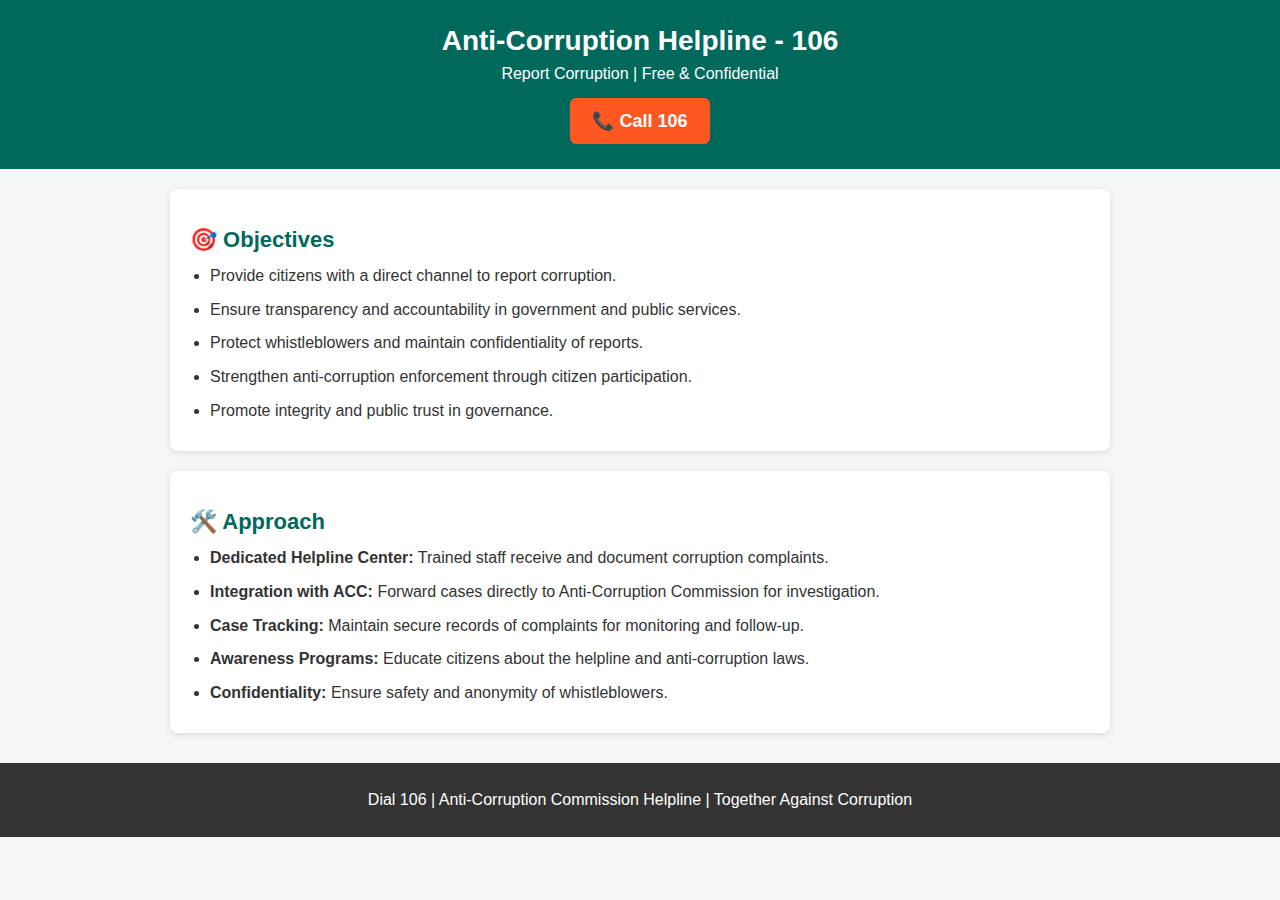
<file: corruption.html>
<!DOCTYPE html>
<html lang="en">

<head>
  <meta charset="UTF-8">
  <meta name="viewport" content="width=device-width, initial-scale=1.0">
  <title>Anti-Corruption Helpline</title>
  <style>
    body {
      font-family: Arial, sans-serif;
      margin: 0;
      padding: 0;
      background-color: #f4f6f8;
      color: #333;
    }

    header {
      background: #00695c;
      color: white;
      text-align: center;
      padding: 25px;
    }

    header h1 {
      margin: 0;
      font-size: 28px;
    }

    header p {
      margin: 8px 0 15px;
      font-size: 16px;
    }

    .call-button {
      display: inline-block;
      background: #ff5722;
      color: white;
      padding: 12px 22px;
      font-size: 18px;
      font-weight: bold;
      text-decoration: none;
      border-radius: 6px;
      transition: background 0.3s ease;
    }

    .call-button:hover {
      background: #e64a19;
    }

    section {
      max-width: 900px;
      margin: 20px auto;
      background: white;
      padding: 20px;
      border-radius: 8px;
      box-shadow: 0px 2px 6px rgba(0, 0, 0, 0.1);
    }

    section h2 {
      color: #00695c;
      font-size: 22px;
      margin-bottom: 10px;
    }

    ul {
      margin: 0;
      padding-left: 20px;
    }

    ul li {
      margin: 8px 0;
      line-height: 1.6;
    }

    footer {
      background: #333;
      color: white;
      text-align: center;
      padding: 12px;
      margin-top: 30px;
    }
  </style>
</head>

<body>

  <header>
    <h1>Anti-Corruption Helpline - 106</h1>
    <p>Report Corruption | Free & Confidential</p>
    <!-- Call Button -->
    <a href="tel:106" class="call-button">📞 Call 106</a>
  </header>

  <section>
    <h2>🎯 Objectives</h2>
    <ul>
      <li>Provide citizens with a direct channel to report corruption.</li>
      <li>Ensure transparency and accountability in government and public services.</li>
      <li>Protect whistleblowers and maintain confidentiality of reports.</li>
      <li>Strengthen anti-corruption enforcement through citizen participation.</li>
      <li>Promote integrity and public trust in governance.</li>
    </ul>
  </section>

  <section>
    <h2>🛠️ Approach</h2>
    <ul>
      <li><strong>Dedicated Helpline Center:</strong> Trained staff receive and document corruption complaints.</li>
      <li><strong>Integration with ACC:</strong> Forward cases directly to Anti-Corruption Commission for investigation.
      </li>
      <li><strong>Case Tracking:</strong> Maintain secure records of complaints for monitoring and follow-up.</li>
      <li><strong>Awareness Programs:</strong> Educate citizens about the helpline and anti-corruption laws.</li>
      <li><strong>Confidentiality:</strong> Ensure safety and anonymity of whistleblowers.</li>
    </ul>
  </section>

  <footer>
    <p>Dial 106 | Anti-Corruption Commission Helpline | Together Against Corruption</p>
  </footer>

</body>

</html>
</file>
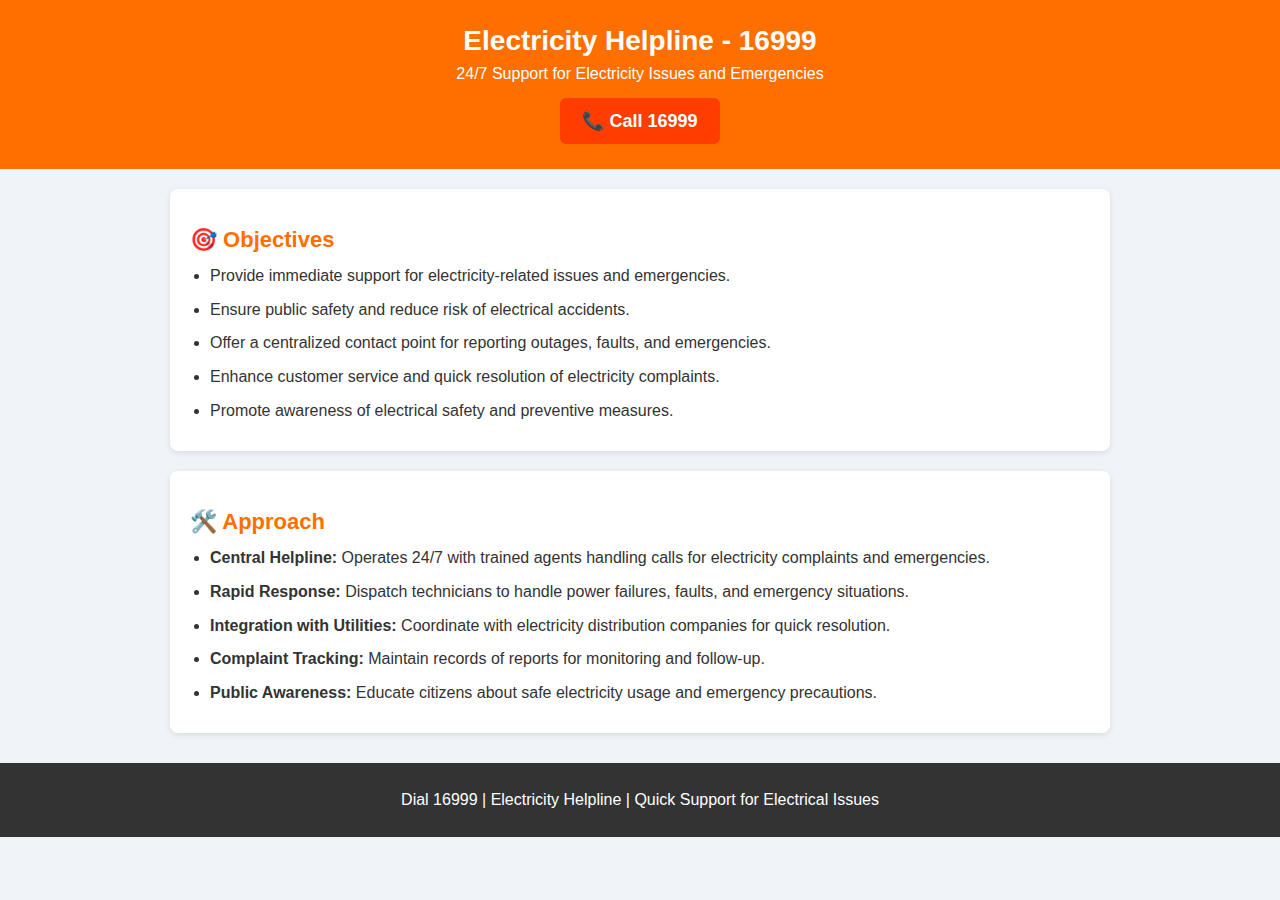
<file: electricity.html>
<!DOCTYPE html>
<html lang="en">

<head>
  <meta charset="UTF-8">
  <meta name="viewport" content="width=device-width, initial-scale=1.0">
  <title>Electricity Helpline </title>
  <style>
    body {
      font-family: Arial, sans-serif;
      margin: 0;
      padding: 0;
      background-color: #f0f4f8;
      color: #333;
    }

    header {
      background: #ff6f00;
      color: white;
      text-align: center;
      padding: 25px;
    }

    header h1 {
      margin: 0;
      font-size: 28px;
    }

    header p {
      margin: 8px 0 15px;
      font-size: 16px;
    }

    .call-button {
      display: inline-block;
      background: #ff3d00;
      color: white;
      padding: 12px 22px;
      font-size: 18px;
      font-weight: bold;
      text-decoration: none;
      border-radius: 6px;
      transition: background 0.3s ease;
    }

    .call-button:hover {
      background: #e53935;
    }

    section {
      max-width: 900px;
      margin: 20px auto;
      background: white;
      padding: 20px;
      border-radius: 8px;
      box-shadow: 0px 2px 6px rgba(0, 0, 0, 0.1);
    }

    section h2 {
      color: #ff6f00;
      font-size: 22px;
      margin-bottom: 10px;
    }

    ul {
      margin: 0;
      padding-left: 20px;
    }

    ul li {
      margin: 8px 0;
      line-height: 1.6;
    }

    footer {
      background: #333;
      color: white;
      text-align: center;
      padding: 12px;
      margin-top: 30px;
    }
  </style>
</head>

<body>

  <header>
    <h1>Electricity Helpline - 16999</h1>
    <p>24/7 Support for Electricity Issues and Emergencies</p>
    <!-- Call Button -->
    <a href="tel:16999" class="call-button">📞 Call 16999</a>
  </header>

  <section>
    <h2>🎯 Objectives</h2>
    <ul>
      <li>Provide immediate support for electricity-related issues and emergencies.</li>
      <li>Ensure public safety and reduce risk of electrical accidents.</li>
      <li>Offer a centralized contact point for reporting outages, faults, and emergencies.</li>
      <li>Enhance customer service and quick resolution of electricity complaints.</li>
      <li>Promote awareness of electrical safety and preventive measures.</li>
    </ul>
  </section>

  <section>
    <h2>🛠️ Approach</h2>
    <ul>
      <li><strong>Central Helpline:</strong> Operates 24/7 with trained agents handling calls for electricity complaints
        and emergencies.</li>
      <li><strong>Rapid Response:</strong> Dispatch technicians to handle power failures, faults, and emergency
        situations.</li>
      <li><strong>Integration with Utilities:</strong> Coordinate with electricity distribution companies for quick
        resolution.</li>
      <li><strong>Complaint Tracking:</strong> Maintain records of reports for monitoring and follow-up.</li>
      <li><strong>Public Awareness:</strong> Educate citizens about safe electricity usage and emergency precautions.
      </li>
    </ul>
  </section>

  <footer>
    <p>Dial 16999 | Electricity Helpline | Quick Support for Electrical Issues</p>
  </footer>

</body>

</html>
</file>
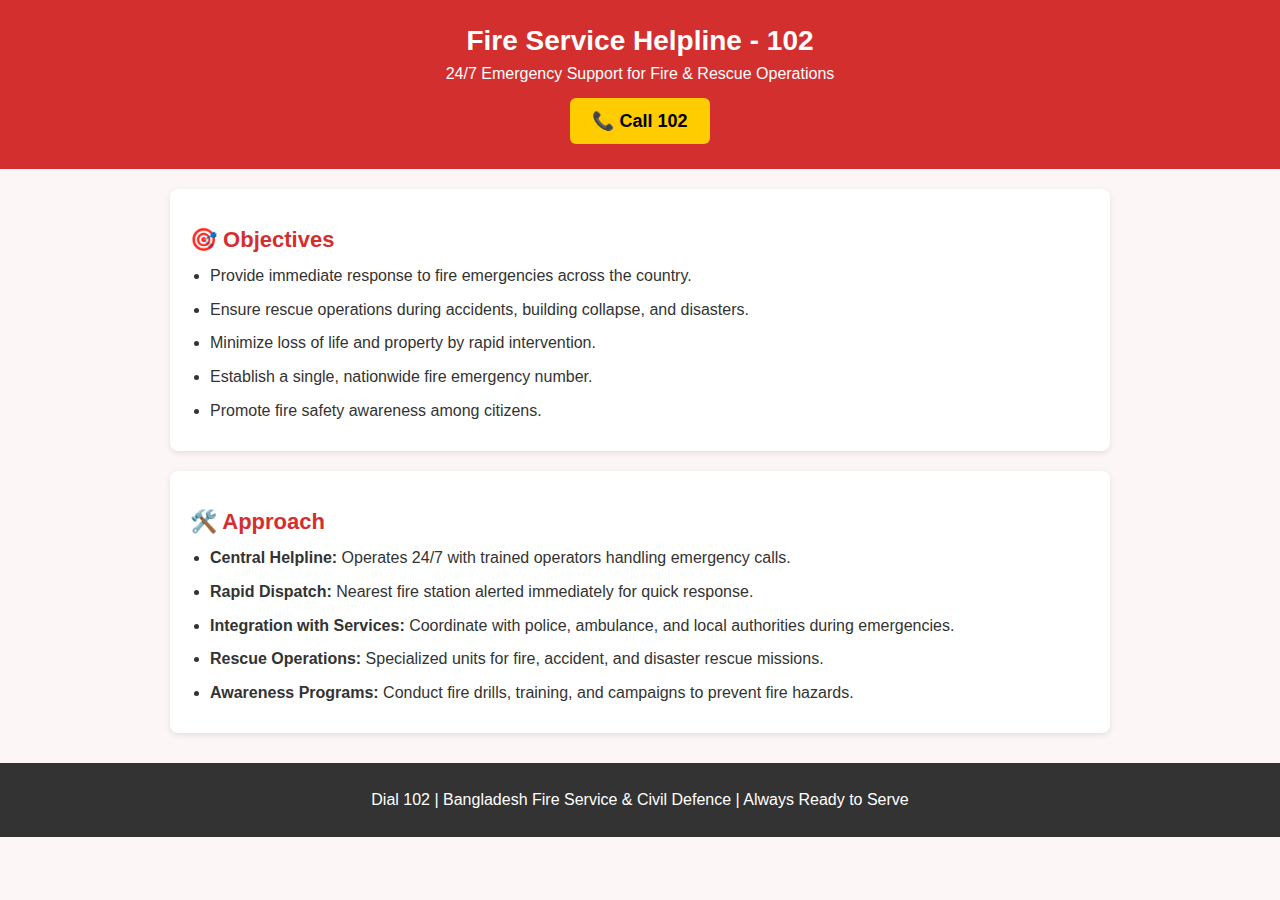
<file: fire.html>
<!DOCTYPE html>
<html lang="en">

<head>
  <meta charset="UTF-8">
  <meta name="viewport" content="width=device-width, initial-scale=1.0">
  <title>Fire Service Helpline</title>
  <style>
    body {
      font-family: Arial, sans-serif;
      margin: 0;
      padding: 0;
      background-color: #fdf6f6;
      color: #333;
    }

    header {
      background: #d32f2f;
      color: white;
      text-align: center;
      padding: 25px;
    }

    header h1 {
      margin: 0;
      font-size: 28px;
    }

    header p {
      margin: 8px 0 15px;
      font-size: 16px;
    }

    .call-button {
      display: inline-block;
      background: #ffcc00;
      color: #000;
      padding: 12px 22px;
      font-size: 18px;
      font-weight: bold;
      text-decoration: none;
      border-radius: 6px;
      transition: background 0.3s ease;
    }

    .call-button:hover {
      background: #ffb300;
    }

    section {
      max-width: 900px;
      margin: 20px auto;
      background: white;
      padding: 20px;
      border-radius: 8px;
      box-shadow: 0px 2px 6px rgba(0, 0, 0, 0.1);
    }

    section h2 {
      color: #d32f2f;
      font-size: 22px;
      margin-bottom: 10px;
    }

    ul {
      margin: 0;
      padding-left: 20px;
    }

    ul li {
      margin: 8px 0;
      line-height: 1.6;
    }

    footer {
      background: #333;
      color: white;
      text-align: center;
      padding: 12px;
      margin-top: 30px;
    }
  </style>
</head>

<body>

  <header>
    <h1>Fire Service Helpline - 102</h1>
    <p>24/7 Emergency Support for Fire & Rescue Operations</p>
    <!-- Call Button -->
    <a href="tel:102" class="call-button">📞 Call 102</a>
  </header>

  <section>
    <h2>🎯 Objectives</h2>
    <ul>
      <li>Provide immediate response to fire emergencies across the country.</li>
      <li>Ensure rescue operations during accidents, building collapse, and disasters.</li>
      <li>Minimize loss of life and property by rapid intervention.</li>
      <li>Establish a single, nationwide fire emergency number.</li>
      <li>Promote fire safety awareness among citizens.</li>
    </ul>
  </section>

  <section>
    <h2>🛠️ Approach</h2>
    <ul>
      <li><strong>Central Helpline:</strong> Operates 24/7 with trained operators handling emergency calls.</li>
      <li><strong>Rapid Dispatch:</strong> Nearest fire station alerted immediately for quick response.</li>
      <li><strong>Integration with Services:</strong> Coordinate with police, ambulance, and local authorities during
        emergencies.</li>
      <li><strong>Rescue Operations:</strong> Specialized units for fire, accident, and disaster rescue missions.</li>
      <li><strong>Awareness Programs:</strong> Conduct fire drills, training, and campaigns to prevent fire hazards.
      </li>
    </ul>
  </section>

  <footer>
    <p>Dial 102 | Bangladesh Fire Service & Civil Defence | Always Ready to Serve</p>
  </footer>

</body>

</html>
</file>
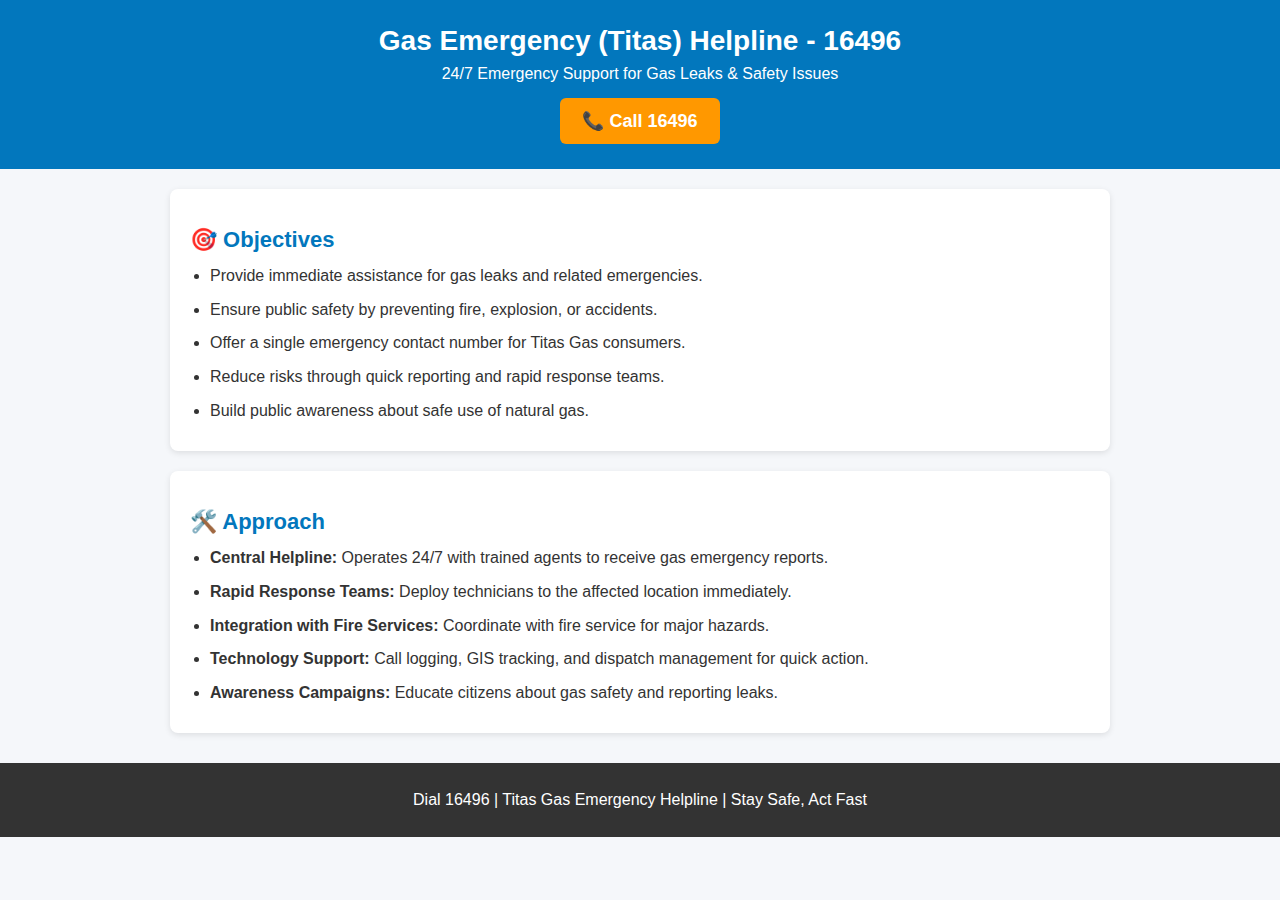
<file: gas.html>
<!DOCTYPE html>
<html lang="en">

<head>
  <meta charset="UTF-8">
  <meta name="viewport" content="width=device-width, initial-scale=1.0">
  <title>Gas Emergency (Titas) Helpline </title>
  <style>
    body {
      font-family: Arial, sans-serif;
      margin: 0;
      padding: 0;
      background-color: #f5f7fa;
      color: #333;
    }

    header {
      background: #0277bd;
      color: white;
      text-align: center;
      padding: 25px;
    }

    header h1 {
      margin: 0;
      font-size: 28px;
    }

    header p {
      margin: 8px 0 15px;
      font-size: 16px;
    }

    .call-button {
      display: inline-block;
      background: #ff9800;
      color: white;
      padding: 12px 22px;
      font-size: 18px;
      font-weight: bold;
      text-decoration: none;
      border-radius: 6px;
      transition: background 0.3s ease;
    }

    .call-button:hover {
      background: #e68900;
    }

    section {
      max-width: 900px;
      margin: 20px auto;
      background: white;
      padding: 20px;
      border-radius: 8px;
      box-shadow: 0px 2px 6px rgba(0, 0, 0, 0.1);
    }

    section h2 {
      color: #0277bd;
      font-size: 22px;
      margin-bottom: 10px;
    }

    ul {
      margin: 0;
      padding-left: 20px;
    }

    ul li {
      margin: 8px 0;
      line-height: 1.6;
    }

    footer {
      background: #333;
      color: white;
      text-align: center;
      padding: 12px;
      margin-top: 30px;
    }
  </style>
</head>

<body>

  <header>
    <h1>Gas Emergency (Titas) Helpline - 16496</h1>
    <p>24/7 Emergency Support for Gas Leaks & Safety Issues</p>
    <!-- Call Button -->
    <a href="tel:16496" class="call-button">📞 Call 16496</a>
  </header>

  <section>
    <h2>🎯 Objectives</h2>
    <ul>
      <li>Provide immediate assistance for gas leaks and related emergencies.</li>
      <li>Ensure public safety by preventing fire, explosion, or accidents.</li>
      <li>Offer a single emergency contact number for Titas Gas consumers.</li>
      <li>Reduce risks through quick reporting and rapid response teams.</li>
      <li>Build public awareness about safe use of natural gas.</li>
    </ul>
  </section>

  <section>
    <h2>🛠️ Approach</h2>
    <ul>
      <li><strong>Central Helpline:</strong> Operates 24/7 with trained agents to receive gas emergency reports.</li>
      <li><strong>Rapid Response Teams:</strong> Deploy technicians to the affected location immediately.</li>
      <li><strong>Integration with Fire Services:</strong> Coordinate with fire service for major hazards.</li>
      <li><strong>Technology Support:</strong> Call logging, GIS tracking, and dispatch management for quick action.
      </li>
      <li><strong>Awareness Campaigns:</strong> Educate citizens about gas safety and reporting leaks.</li>
    </ul>
  </section>

  <footer>
    <p>Dial 16496 | Titas Gas Emergency Helpline | Stay Safe, Act Fast</p>
  </footer>

</body>

</html>
</file>
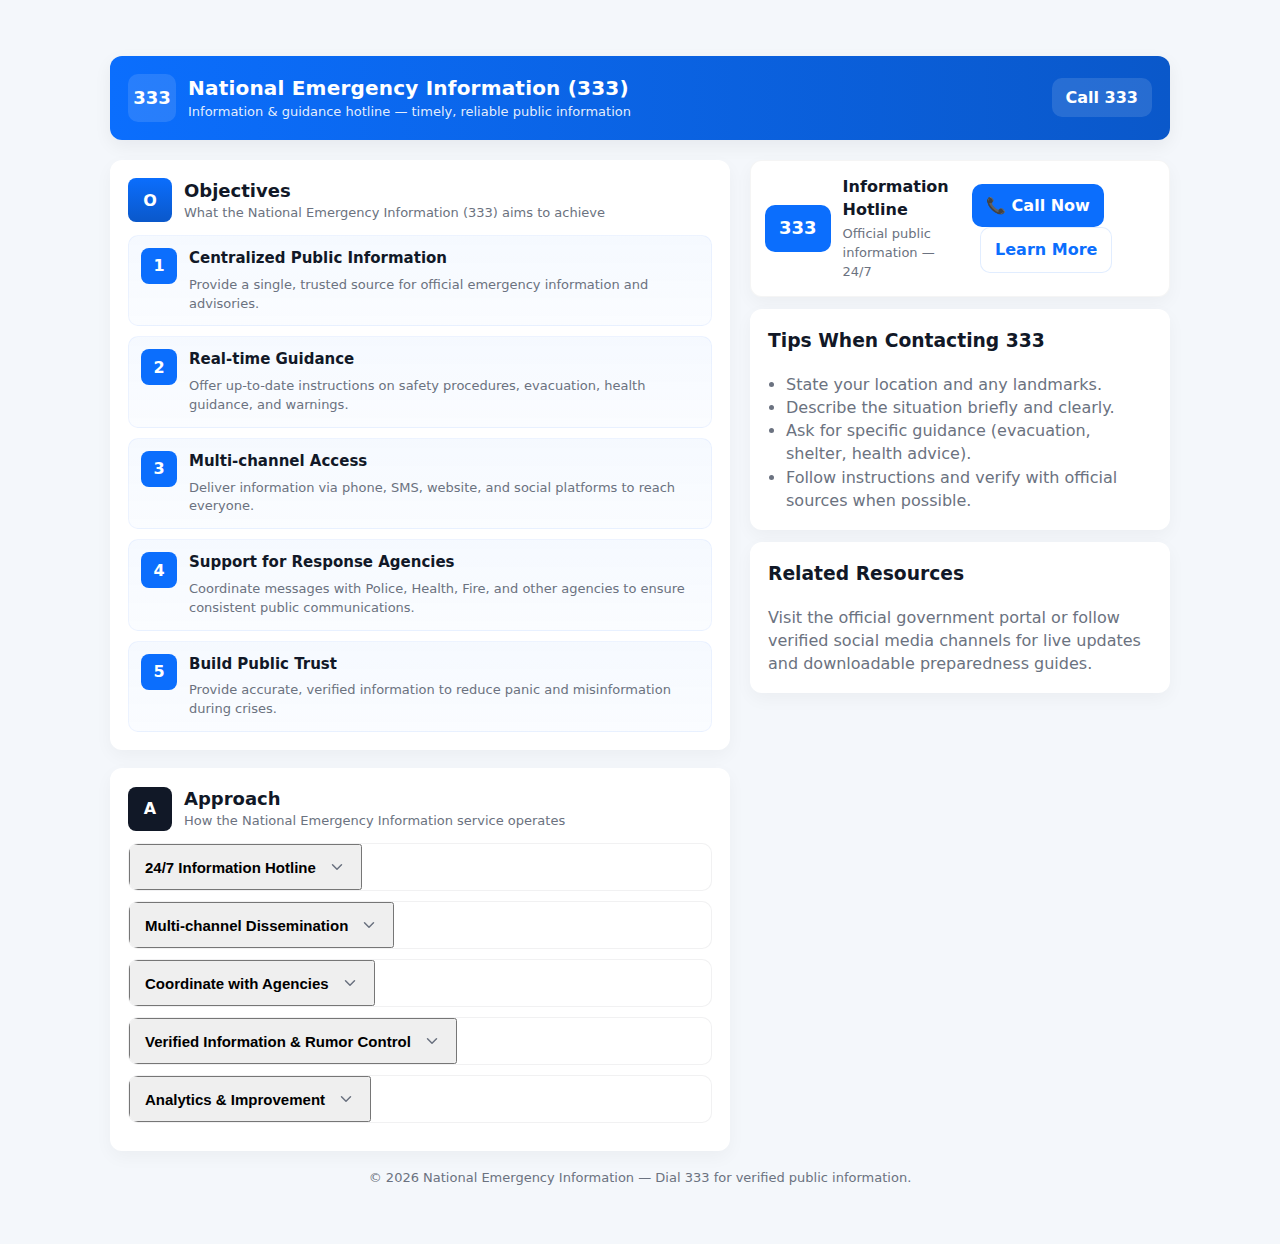
<file: information.html>
<!DOCTYPE html>
<html lang="en">

<head>
  <meta charset="utf-8" />
  <meta name="viewport" content="width=device-width,initial-scale=1" />
  <title>National Emergency Information</title>
  <style>
    :root {
      --accent: #0b6efd;
      /* blue accent for info service */
      --accent-dark: #0a58ca;
      --muted: #6b7280;
      --card-bg: #ffffff;
      --bg: #f4f7fb;
      --radius: 12px;
      --maxWidth: 1100px;
    }

    * {
      box-sizing: border-box
    }

    body {
      margin: 0;
      font-family: Inter, system-ui, -apple-system, "Segoe UI", Roboto, "Helvetica Neue", Arial;
      background: var(--bg);
      color: #111827;
      -webkit-font-smoothing: antialiased;
      -moz-osx-font-smoothing: grayscale;
      line-height: 1.45;
    }

    .container {
      max-width: var(--maxWidth);
      margin: 36px auto;
      padding: 20px;
    }

    header.site-header {
      display: flex;
      align-items: center;
      gap: 16px;
      background: linear-gradient(90deg, var(--accent), var(--accent-dark));
      color: #fff;
      padding: 18px;
      border-radius: var(--radius);
      box-shadow: 0 6px 18px rgba(15, 23, 42, 0.06);
    }

    .site-header .brand {
      display: flex;
      gap: 12px;
      align-items: center;
    }

    .logo {
      width: 48px;
      height: 48px;
      border-radius: 10px;
      background: rgba(255, 255, 255, 0.12);
      display: grid;
      place-items: center;
      font-weight: 700;
      font-size: 18px;
    }

    .site-header h1 {
      margin: 0;
      font-size: 20px;
      letter-spacing: 0.2px;
    }

    .site-header p {
      margin: 0;
      opacity: 0.95;
      font-size: 13px;
      color: rgba(255, 255, 255, 0.95)
    }

    main.grid {
      margin-top: 20px;
      display: grid;
      grid-template-columns: 1fr 420px;
      gap: 20px;
      align-items: start;
    }

    .card {
      background: var(--card-bg);
      padding: 18px;
      border-radius: 12px;
      box-shadow: 0 6px 18px rgba(19, 19, 24, 0.04);
    }

    .section-title {
      display: flex;
      align-items: center;
      gap: 12px;
      margin-bottom: 12px;
    }

    .section-title h2 {
      margin: 0;
      font-size: 18px;
    }

    .section-title p {
      margin: 0;
      color: var(--muted);
      font-size: 13px
    }

    ul.objectives {
      list-style: none;
      padding: 0;
      margin: 12px 0 0 0;
      display: grid;
      gap: 10px;
    }

    .obj-item {
      display: flex;
      gap: 12px;
      align-items: flex-start;
      padding: 12px;
      border-radius: 10px;
      background: linear-gradient(180deg, rgba(11, 110, 253, 0.04), rgba(11, 110, 253, 0.02));
      border: 1px solid rgba(11, 110, 253, 0.06);
    }

    .obj-item .icon {
      min-width: 36px;
      min-height: 36px;
      border-radius: 8px;
      background: var(--accent);
      color: #fff;
      display: grid;
      place-items: center;
      font-weight: 600;
    }

    .obj-item .text h4 {
      margin: 0;
      font-size: 15px
    }

    .obj-item .text p {
      margin: 6px 0 0 0;
      color: var(--muted);
      font-size: 13px
    }

    .aside {
      display: flex;
      flex-direction: column;
      gap: 12px;
      position: relative;
      top: 0;
    }

    .call-card {
      display: flex;
      gap: 12px;
      align-items: center;
      justify-content: space-between;
      padding: 14px;
      background: linear-gradient(90deg, #fff, #fff);
      border-radius: 12px;
      border: 1px solid rgba(0, 0, 0, 0.04);
    }

    .call-left {
      display: flex;
      gap: 12px;
      align-items: center
    }

    .call-badge {
      background: var(--accent);
      color: #fff;
      font-weight: 700;
      padding: 10px 14px;
      border-radius: 10px;
      font-size: 18px;
    }

    .call-info h3 {
      margin: 0;
      font-size: 16px
    }

    .call-info p {
      margin: 4px 0 0 0;
      color: var(--muted);
      font-size: 13px
    }

    .call-actions a {
      background: var(--accent);
      color: #fff;
      padding: 10px 14px;
      border-radius: 10px;
      text-decoration: none;
      font-weight: 600;
      display: inline-block;
    }

    .call-actions a.secondary {
      background: #fff;
      color: var(--accent);
      border: 1px solid rgba(11, 110, 253, 0.12);
      margin-left: 8px;
    }

    .accordion {
      margin-top: 10px
    }

    .acc-item {
      border-radius: 10px;
      overflow: hidden;
      border: 1px solid rgba(15, 23, 42, 0.06);
      margin-bottom: 10px;
      background: #fff;
    }

    .acc-head {
      display: flex;
      justify-content: space-between;
      gap: 12px;
      align-items: center;
      padding: 12px 14px;
      cursor: pointer;
    }

    .acc-head h4 {
      margin: 0;
      font-size: 15px
    }

    .acc-body {
      padding: 12px 14px;
      color: var(--muted);
      font-size: 14px;
      display: none;
      border-top: 1px dashed rgba(0, 0, 0, 0.04)
    }

    .acc-body.visible {
      display: block
    }

    footer.note {
      margin-top: 18px;
      text-align: center;
      color: var(--muted);
      font-size: 13px;
    }

    /* Responsive */
    @media (max-width:980px) {
      main.grid {
        grid-template-columns: 1fr;
      }

      .aside {
        order: 2
      }
    }
  </style>
</head>

<body>

  <div class="container">
    <header class="site-header" role="banner" aria-label="National Emergency Information header">
      <div class="brand">
        <div class="logo" aria-hidden="true">333</div>
        <div>
          <h1>National Emergency Information (333)</h1>
          <p>Information & guidance hotline — timely, reliable public information</p>
        </div>
      </div>

      <div style="margin-left:auto; text-align:right">
        <a href="tel:333"
          style="background:rgba(255,255,255,0.12); color:#fff; padding:10px 14px; border-radius:10px; text-decoration:none; font-weight:600">Call
          333</a>
      </div>
    </header>

    <main class="grid" role="main">
      <!-- Left: Objectives + Approach -->
      <section>
        <article class="card" aria-labelledby="obj-title">
          <div class="section-title">
            <div
              style="width:44px; height:44px; border-radius:8px; background:linear-gradient(180deg,var(--accent),var(--accent-dark)); display:grid; place-items:center; color:#fff; font-weight:700">
              O</div>
            <div>
              <h2 id="obj-title">Objectives</h2>
              <p>What the National Emergency Information (333) aims to achieve</p>
            </div>
          </div>

          <ul class="objectives" aria-label="Objectives list">
            <li class="obj-item">
              <div class="icon" aria-hidden="true">1</div>
              <div class="text">
                <h4>Centralized Public Information</h4>
                <p>Provide a single, trusted source for official emergency information and advisories.</p>
              </div>
            </li>

            <li class="obj-item">
              <div class="icon" aria-hidden="true">2</div>
              <div class="text">
                <h4>Real-time Guidance</h4>
                <p>Offer up-to-date instructions on safety procedures, evacuation, health guidance, and warnings.</p>
              </div>
            </li>

            <li class="obj-item">
              <div class="icon" aria-hidden="true">3</div>
              <div class="text">
                <h4>Multi-channel Access</h4>
                <p>Deliver information via phone, SMS, website, and social platforms to reach everyone.</p>
              </div>
            </li>

            <li class="obj-item">
              <div class="icon" aria-hidden="true">4</div>
              <div class="text">
                <h4>Support for Response Agencies</h4>
                <p>Coordinate messages with Police, Health, Fire, and other agencies to ensure consistent public
                  communications.</p>
              </div>
            </li>

            <li class="obj-item">
              <div class="icon" aria-hidden="true">5</div>
              <div class="text">
                <h4>Build Public Trust</h4>
                <p>Provide accurate, verified information to reduce panic and misinformation during crises.</p>
              </div>
            </li>
          </ul>
        </article>

        <article class="card" style="margin-top:18px" aria-labelledby="approach-title">
          <div class="section-title">
            <div
              style="width:44px; height:44px; border-radius:8px; background:#111827; display:grid; place-items:center; color:#fff; font-weight:700">
              A</div>
            <div>
              <h2 id="approach-title">Approach</h2>
              <p>How the National Emergency Information service operates</p>
            </div>
          </div>

          <div class="accordion" role="region" aria-label="Approach steps">
            <div class="acc-item">
              <button class="acc-head" aria-expanded="false" aria-controls="acc1">
                <h4>24/7 Information Hotline</h4>
                <svg width="18" height="18" viewBox="0 0 24 24" fill="none" aria-hidden="true">
                  <path d="M6 9l6 6 6-6" stroke="#6b7280" stroke-width="2" stroke-linecap="round"
                    stroke-linejoin="round" />
                </svg>
              </button>
              <div id="acc1" class="acc-body">
                Operate a round-the-clock call centre for citizens to get verified information, guidance and situational
                updates.
              </div>
            </div>

            <div class="acc-item">
              <button class="acc-head" aria-expanded="false" aria-controls="acc2">
                <h4>Multi-channel Dissemination</h4>
                <svg width="18" height="18" viewBox="0 0 24 24" fill="none" aria-hidden="true">
                  <path d="M6 9l6 6 6-6" stroke="#6b7280" stroke-width="2" stroke-linecap="round"
                    stroke-linejoin="round" />
                </svg>
              </button>
              <div id="acc2" class="acc-body">
                Publish official messages via SMS, website, social media, and partnerships with broadcasters to reach
                broad audiences quickly.
              </div>
            </div>

            <div class="acc-item">
              <button class="acc-head" aria-expanded="false" aria-controls="acc3">
                <h4>Coordinate with Agencies</h4>
                <svg width="18" height="18" viewBox="0 0 24 24" fill="none" aria-hidden="true">
                  <path d="M6 9l6 6 6-6" stroke="#6b7280" stroke-width="2" stroke-linecap="round"
                    stroke-linejoin="round" />
                </svg>
              </button>
              <div id="acc3" class="acc-body">
                Work closely with Police, Health, Fire, Disaster Management, and local authorities to ensure consistent
                and actionable advisories.
              </div>
            </div>

            <div class="acc-item">
              <button class="acc-head" aria-expanded="false" aria-controls="acc4">
                <h4>Verified Information & Rumor Control</h4>
                <svg width="18" height="18" viewBox="0 0 24 24" fill="none" aria-hidden="true">
                  <path d="M6 9l6 6 6-6" stroke="#6b7280" stroke-width="2" stroke-linecap="round"
                    stroke-linejoin="round" />
                </svg>
              </button>
              <div id="acc4" class="acc-body">
                Validate incoming reports and proactively counter misinformation with official facts and instructions.
              </div>
            </div>

            <div class="acc-item">
              <button class="acc-head" aria-expanded="false" aria-controls="acc5">
                <h4>Analytics & Improvement</h4>
                <svg width="18" height="18" viewBox="0 0 24 24" fill="none" aria-hidden="true">
                  <path d="M6 9l6 6 6-6" stroke="#6b7280" stroke-width="2" stroke-linecap="round"
                    stroke-linejoin="round" />
                </svg>
              </button>
              <div id="acc5" class="acc-body">
                Log calls and messages, analyze trends, and use feedback to improve messaging, reach and responsiveness.
              </div>
            </div>
          </div>
        </article>
      </section>

      <!-- Right: Quick call + resources -->
      <aside class="aside" aria-labelledby="quick-help">
        <div class="card call-card" role="region" aria-label="Quick call to 333">
          <div class="call-left">
            <div class="call-badge" aria-hidden="true">333</div>
            <div class="call-info">
              <h3>Information Hotline</h3>
              <p>Official public information — 24/7</p>
            </div>
          </div>
          <div class="call-actions">
            <a href="tel:333">📞 Call Now</a>
            <a class="secondary" href="#approach-title">Learn More</a>
          </div>
        </div>

        <div class="card" role="note" aria-labelledby="tips">
          <h3 id="tips" style="margin-top:0">Tips When Contacting 333</h3>
          <ul style="margin:8px 0 0 0; padding-left:18px; color:var(--muted);">
            <li>State your location and any landmarks.</li>
            <li>Describe the situation briefly and clearly.</li>
            <li>Ask for specific guidance (evacuation, shelter, health advice).</li>
            <li>Follow instructions and verify with official sources when possible.</li>
          </ul>
        </div>

        <div class="card" role="note" aria-labelledby="resources">
          <h3 id="resources" style="margin-top:0">Related Resources</h3>
          <p style="color:var(--muted); margin:8px 0 0 0">Visit the official government portal or follow verified social
            media channels for live updates and downloadable preparedness guides.</p>
        </div>
      </aside>
    </main>

    <footer class="note">
      © <span id="year"></span> National Emergency Information — Dial 333 for verified public information.
    </footer>
  </div>

  <script>
    // Accordion toggle + set year
    document.querySelectorAll('.acc-head').forEach(btn => {
      btn.addEventListener('click', () => {
        const body = btn.nextElementSibling;
        const expanded = btn.getAttribute('aria-expanded') === 'true';
        btn.setAttribute('aria-expanded', String(!expanded));
        body.classList.toggle('visible');
      });
    });
    document.getElementById('year').textContent = new Date().getFullYear();
  </script>
</body>

</html>
</file>
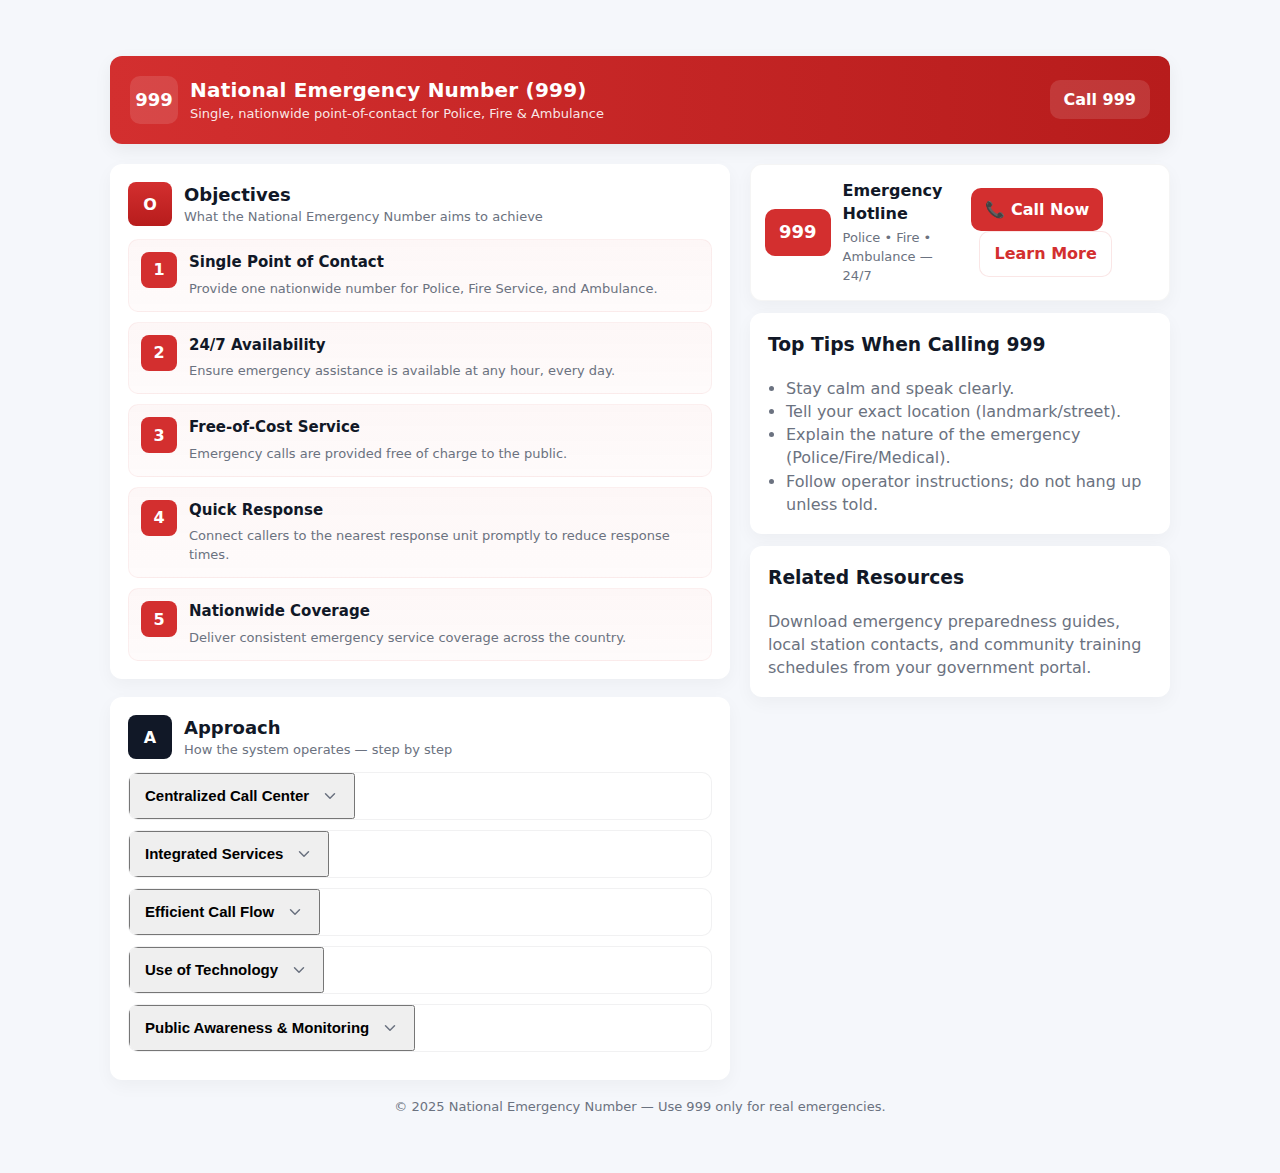
<file: national.html>
<!DOCTYPE html>
<html lang="en">

<head>
  <meta charset="utf-8" />
  <meta name="viewport" content="width=device-width,initial-scale=1" />
  <title>National Emergency Number</title>
  <style>
    :root {
      --accent: #d32f2f;
      --accent-dark: #b71c1c;
      --muted: #6b7280;
      --card-bg: #ffffff;
      --bg: #f5f7fb;
      --radius: 12px;
      --maxWidth: 1100px;
    }

    * {
      box-sizing: border-box
    }

    body {
      margin: 0;
      font-family: Inter, system-ui, -apple-system, "Segoe UI", Roboto, "Helvetica Neue", Arial;
      background: var(--bg);
      color: #111827;
      -webkit-font-smoothing: antialiased;
      -moz-osx-font-smoothing: grayscale;
      line-height: 1.45;
    }

    .container {
      max-width: var(--maxWidth);
      margin: 36px auto;
      padding: 20px;
    }

    header.site-header {
      display: flex;
      align-items: center;
      gap: 16px;
      background: linear-gradient(90deg, var(--accent), var(--accent-dark));
      color: #fff;
      padding: 20px;
      border-radius: var(--radius);
      box-shadow: 0 6px 18px rgba(19, 19, 24, 0.06);
    }

    .site-header .brand {
      display: flex;
      gap: 12px;
      align-items: center;
    }

    .logo {
      width: 48px;
      height: 48px;
      border-radius: 10px;
      background: rgba(255, 255, 255, 0.12);
      display: grid;
      place-items: center;
      font-weight: 700;
      font-size: 18px;
    }

    .site-header h1 {
      margin: 0;
      font-size: 20px;
      letter-spacing: 0.2px;
    }

    .site-header p {
      margin: 0;
      opacity: 0.95;
      font-size: 13px;
      color: rgba(255, 255, 255, 0.95)
    }

    main.grid {
      margin-top: 20px;
      display: grid;
      grid-template-columns: 1fr 420px;
      gap: 20px;
      align-items: start;
    }

    /* Left column - content */
    .card {
      background: var(--card-bg);
      padding: 18px;
      border-radius: 12px;
      box-shadow: 0 6px 18px rgba(19, 19, 24, 0.04);
    }

    .section-title {
      display: flex;
      align-items: center;
      gap: 12px;
      margin-bottom: 12px;
    }

    .section-title h2 {
      margin: 0;
      font-size: 18px;
    }

    .section-title p {
      margin: 0;
      color: var(--muted);
      font-size: 13px
    }

    ul.objectives {
      list-style: none;
      padding: 0;
      margin: 12px 0 0 0;
      display: grid;
      gap: 10px;
    }

    .obj-item {
      display: flex;
      gap: 12px;
      align-items: flex-start;
      padding: 12px;
      border-radius: 10px;
      background: linear-gradient(180deg, rgba(211, 47, 47, 0.04), rgba(211, 47, 47, 0.02));
      border: 1px solid rgba(211, 47, 47, 0.06);
    }

    .obj-item .icon {
      min-width: 36px;
      min-height: 36px;
      border-radius: 8px;
      background: var(--accent);
      color: #fff;
      display: grid;
      place-items: center;
      font-weight: 600;
    }

    .obj-item .text h4 {
      margin: 0;
      font-size: 15px
    }

    .obj-item .text p {
      margin: 6px 0 0 0;
      color: var(--muted);
      font-size: 13px
    }

    /* Right column - quick actions */
    .aside {
      display: flex;
      flex-direction: column;
      gap: 12px;
      position: relative;
      top: 0;
    }

    .call-card {
      display: flex;
      gap: 12px;
      align-items: center;
      justify-content: space-between;
      padding: 14px;
      background: linear-gradient(90deg, #fff, #fff);
      border-radius: 12px;
      border: 1px solid rgba(0, 0, 0, 0.04);
    }

    .call-left {
      display: flex;
      gap: 12px;
      align-items: center
    }

    .call-badge {
      background: var(--accent);
      color: #fff;
      font-weight: 700;
      padding: 10px 14px;
      border-radius: 10px;
      font-size: 18px;
    }

    .call-info h3 {
      margin: 0;
      font-size: 16px
    }

    .call-info p {
      margin: 4px 0 0 0;
      color: var(--muted);
      font-size: 13px
    }

    .call-actions a {
      background: var(--accent);
      color: #fff;
      padding: 10px 14px;
      border-radius: 10px;
      text-decoration: none;
      font-weight: 600;
      display: inline-block;
    }

    .call-actions a.secondary {
      background: #fff;
      color: var(--accent);
      border: 1px solid rgba(211, 47, 47, 0.12);
      margin-left: 8px;
    }

    /* Approach accordion */
    .accordion {
      margin-top: 10px
    }

    .acc-item {
      border-radius: 10px;
      overflow: hidden;
      border: 1px solid rgba(15, 23, 42, 0.06);
      margin-bottom: 10px;
      background: #fff;
    }

    .acc-head {
      display: flex;
      justify-content: space-between;
      gap: 12px;
      align-items: center;
      padding: 12px 14px;
      cursor: pointer;
    }

    .acc-head h4 {
      margin: 0;
      font-size: 15px
    }

    .acc-body {
      padding: 12px 14px;
      color: var(--muted);
      font-size: 14px;
      display: none;
      border-top: 1px dashed rgba(0, 0, 0, 0.04)
    }

    .acc-body.visible {
      display: block
    }

    footer.note {
      margin-top: 18px;
      text-align: center;
      color: var(--muted);
      font-size: 13px;
    }

    /* Responsive */
    @media (max-width:980px) {
      main.grid {
        grid-template-columns: 1fr;
      }

      .aside {
        order: 2
      }
    }
  </style>
</head>

<body>

  <div class="container">
    <header class="site-header" role="banner" aria-label="National Emergency Service header">
      <div class="brand">
        <div class="logo" aria-hidden="true">999</div>
        <div>
          <h1>National Emergency Number (999)</h1>
          <p>Single, nationwide point-of-contact for Police, Fire & Ambulance</p>
        </div>
      </div>
      <!-- quick CTA on the right (visually) -->
      <div style="margin-left:auto; text-align:right">
        <a href="tel:999"
          style="background:rgba(255,255,255,0.12); color:#fff; padding:10px 14px; border-radius:10px; text-decoration:none; font-weight:600" class="call-btn">Call
          999</a>
      </div>
    </header>

    <main class="grid" role="main">
      <!-- Left: Objectives + Approach -->
      <section>
        <article class="card" aria-labelledby="obj-title">
          <div class="section-title">
            <div
              style="width:44px; height:44px; border-radius:8px; background:linear-gradient(180deg,var(--accent),var(--accent-dark)); display:grid; place-items:center; color:#fff; font-weight:700">
              O</div>
            <div>
              <h2 id="obj-title">Objectives</h2>
              <p>What the National Emergency Number aims to achieve</p>
            </div>
          </div>

          <ul class="objectives" aria-label="Objectives list">
            <li class="obj-item">
              <div class="icon" aria-hidden="true">1</div>
              <div class="text">
                <h4>Single Point of Contact</h4>
                <p>Provide one nationwide number for Police, Fire Service, and Ambulance.</p>
              </div>
            </li>

            <li class="obj-item">
              <div class="icon" aria-hidden="true">2</div>
              <div class="text">
                <h4>24/7 Availability</h4>
                <p>Ensure emergency assistance is available at any hour, every day.</p>
              </div>
            </li>

            <li class="obj-item">
              <div class="icon" aria-hidden="true">3</div>
              <div class="text">
                <h4>Free-of-Cost Service</h4>
                <p>Emergency calls are provided free of charge to the public.</p>
              </div>
            </li>

            <li class="obj-item">
              <div class="icon" aria-hidden="true">4</div>
              <div class="text">
                <h4>Quick Response</h4>
                <p>Connect callers to the nearest response unit promptly to reduce response times.</p>
              </div>
            </li>

            <li class="obj-item">
              <div class="icon" aria-hidden="true">5</div>
              <div class="text">
                <h4>Nationwide Coverage</h4>
                <p>Deliver consistent emergency service coverage across the country.</p>
              </div>
            </li>
          </ul>
        </article>

        <article class="card" style="margin-top:18px" aria-labelledby="approach-title">
          <div class="section-title">
            <div
              style="width:44px; height:44px; border-radius:8px; background:#111827; display:grid; place-items:center; color:#fff; font-weight:700">
              A</div>
            <div>
              <h2 id="approach-title">Approach</h2>
              <p>How the system operates — step by step</p>
            </div>
          </div>

          <div class="accordion" role="region" aria-label="Approach steps">
            <div class="acc-item">
              <button class="acc-head" aria-expanded="false" aria-controls="acc1">
                <h4>Centralized Call Center</h4>
                <svg width="18" height="18" viewBox="0 0 24 24" fill="none" aria-hidden="true">
                  <path d="M6 9l6 6 6-6" stroke="#6b7280" stroke-width="2" stroke-linecap="round"
                    stroke-linejoin="round" />
                </svg>
              </button>
              <div id="acc1" class="acc-body">
                Operate a round-the-clock call centre with trained operators who receive calls, verify incidents and
                dispatch necessary units.
              </div>
            </div>

            <div class="acc-item">
              <button class="acc-head" aria-expanded="false" aria-controls="acc2">
                <h4>Integrated Services</h4>
                <svg width="18" height="18" viewBox="0 0 24 24" fill="none" aria-hidden="true">
                  <path d="M6 9l6 6 6-6" stroke="#6b7280" stroke-width="2" stroke-linecap="round"
                    stroke-linejoin="round" />
                </svg>
              </button>
              <div id="acc2" class="acc-body">
                Connect the call centre directly with Police control rooms, Fire Stations, ambulance providers and
                hospitals for immediate action.
              </div>
            </div>

            <div class="acc-item">
              <button class="acc-head" aria-expanded="false" aria-controls="acc3">
                <h4>Efficient Call Flow</h4>
                <svg width="18" height="18" viewBox="0 0 24 24" fill="none" aria-hidden="true">
                  <path d="M6 9l6 6 6-6" stroke="#6b7280" stroke-width="2" stroke-linecap="round"
                    stroke-linejoin="round" />
                </svg>
              </button>
              <div id="acc3" class="acc-body">
                Operators collect caller details, determine required service and forward requests to the nearest
                available unit.
              </div>
            </div>

            <div class="acc-item">
              <button class="acc-head" aria-expanded="false" aria-controls="acc4">
                <h4>Use of Technology</h4>
                <svg width="18" height="18" viewBox="0 0 24 24" fill="none" aria-hidden="true">
                  <path d="M6 9l6 6 6-6" stroke="#6b7280" stroke-width="2" stroke-linecap="round"
                    stroke-linejoin="round" />
                </svg>
              </button>
              <div id="acc4" class="acc-body">
                Telephony with call routing/IVR, GIS-based caller location, and real-time dispatch systems ensure fast
                and accurate responses.
              </div>
            </div>

            <div class="acc-item">
              <button class="acc-head" aria-expanded="false" aria-controls="acc5">
                <h4>Public Awareness & Monitoring</h4>
                <svg width="18" height="18" viewBox="0 0 24 24" fill="none" aria-hidden="true">
                  <path d="M6 9l6 6 6-6" stroke="#6b7280" stroke-width="2" stroke-linecap="round"
                    stroke-linejoin="round" />
                </svg>
              </button>
              <div id="acc5" class="acc-body">
                Run awareness campaigns to ensure proper use of the service. Log and monitor calls; collect feedback to
                continuously improve quality.
              </div>
            </div>
          </div>
        </article>
      </section>

      <!-- Right: Quick call + resources -->
      <aside class="aside" aria-labelledby="quick-help">
        <div class="card call-card" role="region" aria-label="Quick call to 999">
          <div class="call-left">
            <div class="call-badge" aria-hidden="true">999</div>
            <div class="call-info">
              <h3>Emergency Hotline</h3>
              <p>Police • Fire • Ambulance — 24/7</p>
            </div>
          </div>
          <div class="call-actions">
            <a href="tel:999" class="call-btn">📞 Call Now</a>
            <a class="secondary" href="#approach-title">Learn More</a>
          </div>
        </div>

        <div class="card" role="note" aria-labelledby="tips">
          <h3 id="tips" style="margin-top:0">Top Tips When Calling 999</h3>
          <ul style="margin:8px 0 0 0; padding-left:18px; color:var(--muted);">
            <li>Stay calm and speak clearly.</li>
            <li>Tell your exact location (landmark/street).</li>
            <li>Explain the nature of the emergency (Police/Fire/Medical).</li>
            <li>Follow operator instructions; do not hang up unless told.</li>
          </ul>
        </div>

        <div class="card" role="note" aria-labelledby="resources">
          <h3 id="resources" style="margin-top:0">Related Resources</h3>
          <p style="color:var(--muted); margin:8px 0 0 0">Download emergency preparedness guides, local station
            contacts, and community training schedules from your government portal.</p>
        </div>
      </aside>
    </main>

    <footer class="note">
      © 2025 National Emergency Number — Use 999 only for real emergencies.
    </footer>
  </div>

  <script>
    // Small script: accordion toggle + year
    document.querySelectorAll('.acc-head').forEach(btn => {
      btn.addEventListener('click', () => {
        const body = btn.nextElementSibling;
        const expanded = btn.getAttribute('aria-expanded') === 'true';
        btn.setAttribute('aria-expanded', String(!expanded));
        body.classList.toggle('visible');
      });
    });


  </script>
</body>
<script src="./script.js"></script>
</html>
</file>
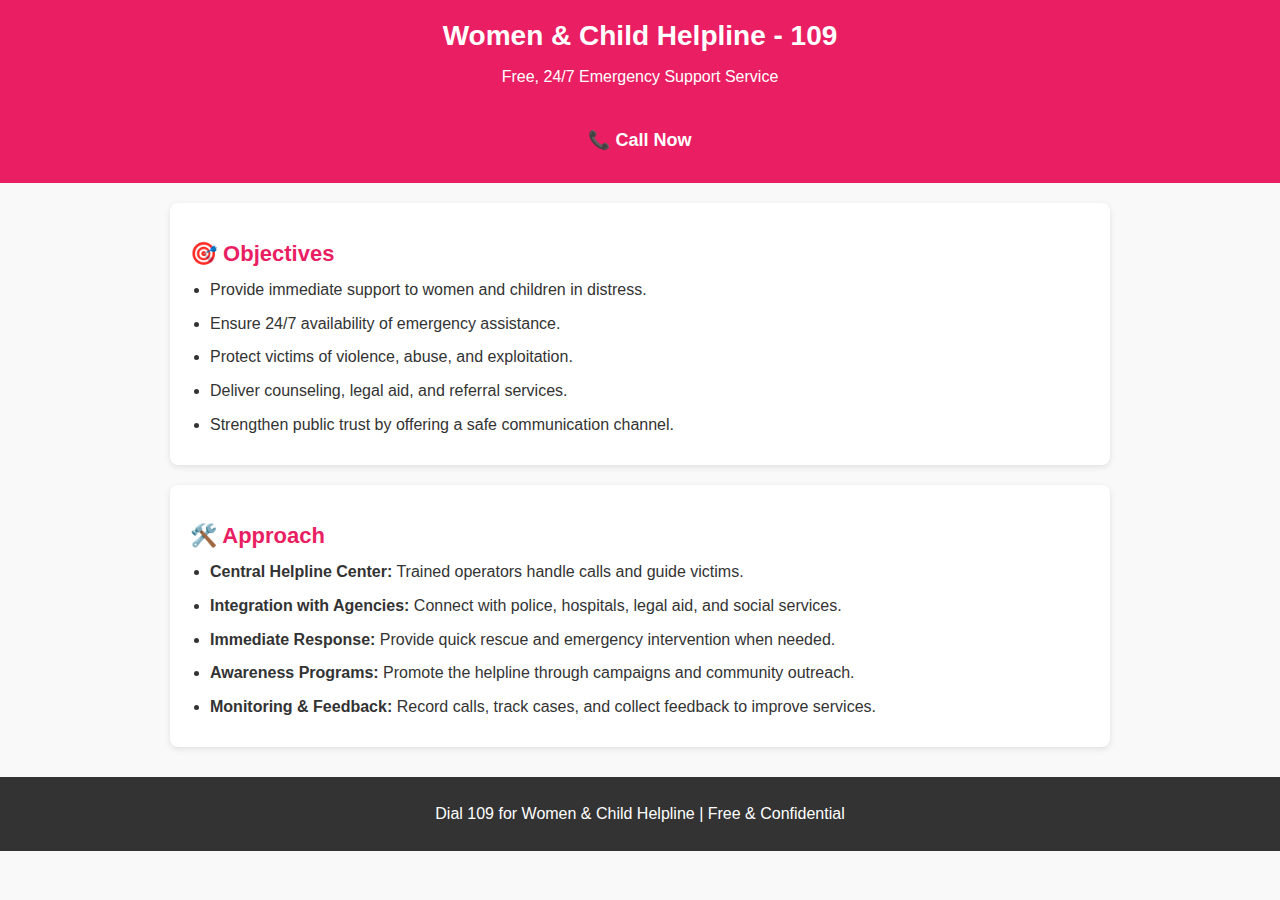
<file: woman.html>
<!DOCTYPE html>
<html lang="en">

<head>
  <meta charset="UTF-8">
  <meta name="viewport" content="width=device-width, initial-scale=1.0">
  <title>Women & Child Helpline</title>
  <style>
    body {
      font-family: Arial, sans-serif;
      margin: 0;
      padding: 0;
      background-color: #f9f9f9;
      color: #333;
    }

    header {
      background: #e91e63;
      color: white;
      text-align: center;
      padding: 20px;
    }

    header h1 {
      margin: 0;
      font-size: 28px;
    }

    section {
      max-width: 900px;
      margin: 20px auto;
      background: white;
      padding: 20px;
      border-radius: 8px;
      box-shadow: 0px 2px 6px rgba(0, 0, 0, 0.1);
    }

    section h2 {
      color: #e91e63;
      font-size: 22px;
      margin-bottom: 10px;
    }

    ul {
      margin: 0;
      padding-left: 20px;
    }

    ul li {
      margin: 8px 0;
      line-height: 1.6;
    }

    .call-button {
      display: inline-block;
      margin-top: 15px;
      background: #e91e63;
      color: white;
      padding: 12px 20px;
      font-size: 18px;
      font-weight: bold;
      text-decoration: none;
      border-radius: 6px;
      transition: background 0.3s ease;
    }

    .call-button:hover {
      background: #c2185b;
    }

    footer {
      background: #333;
      color: white;
      text-align: center;
      padding: 12px;
      margin-top: 30px;
    }
  </style>
</head>

<body>

  <header>
    <h1>Women & Child Helpline - 109</h1>
    <p>Free, 24/7 Emergency Support Service</p>
    <!-- Call Now Button -->
    <a href="tel:109" class="call-button">📞 Call Now</a>
  </header>

  <section>
    <h2>🎯 Objectives</h2>
    <ul>
      <li>Provide immediate support to women and children in distress.</li>
      <li>Ensure 24/7 availability of emergency assistance.</li>
      <li>Protect victims of violence, abuse, and exploitation.</li>
      <li>Deliver counseling, legal aid, and referral services.</li>
      <li>Strengthen public trust by offering a safe communication channel.</li>
    </ul>
  </section>

  <section>
    <h2>🛠️ Approach</h2>
    <ul>
      <li><strong>Central Helpline Center:</strong> Trained operators handle calls and guide victims.</li>
      <li><strong>Integration with Agencies:</strong> Connect with police, hospitals, legal aid, and social services.
      </li>
      <li><strong>Immediate Response:</strong> Provide quick rescue and emergency intervention when needed.</li>
      <li><strong>Awareness Programs:</strong> Promote the helpline through campaigns and community outreach.</li>
      <li><strong>Monitoring & Feedback:</strong> Record calls, track cases, and collect feedback to improve services.
      </li>
    </ul>
  </section>

  <footer>
    <p>Dial 109 for Women & Child Helpline | Free & Confidential</p>
  </footer>

</body>

</html>
</file>
